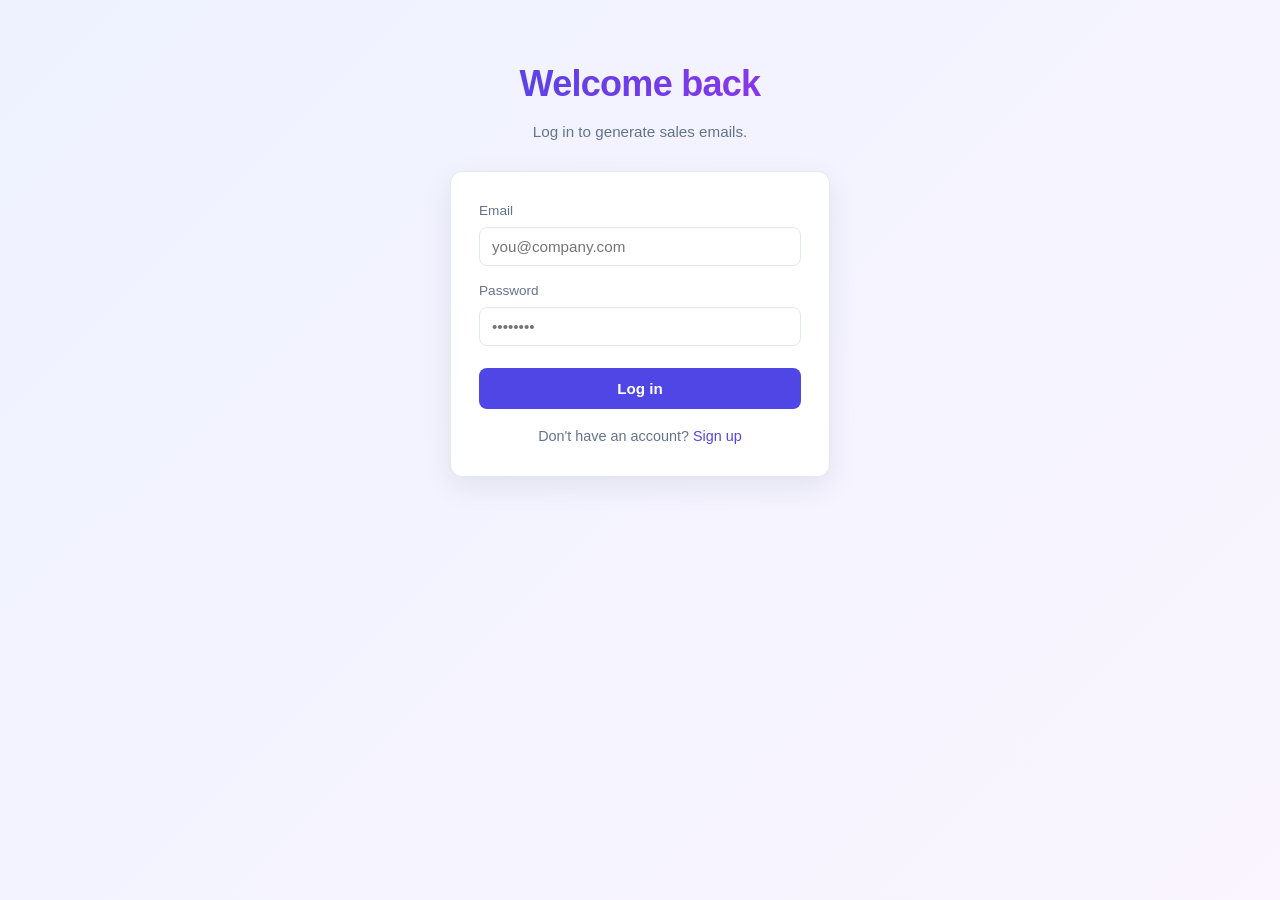
<file: frontend/index.html>
<!DOCTYPE html>
<html lang="en">
<head>
    <meta charset="UTF-8" />
    <meta name="viewport" content="width=device-width, initial-scale=1.0" />
    <title>AI Sales Email Generator</title>
    <link rel="stylesheet" href="style.css" />
</head>
<body>

<script src="config.js"></script>
<script src="auth.js"></script>
<script>if (!requireAuth()) { /* redirected to login */ }</script>

<main class="app">
    <nav class="topbar">
        <span class="brand">AI Email Generator</span>
        <div class="topbar-right">
            <span class="user-email" id="user-email"></span>
            <a href="profile.html" class="ghost">Profile</a>
            <button class="ghost" onclick="logout()">Log out</button>
        </div>
    </nav>

    <header class="hero">
        <h1>Laxmikant’s Smart Sales Email Generator</h1>
        <p class="subtitle">Professional outreach in seconds — private, local, and AI-powered.</p>
    </header>

    <section class="card" id="form-card">
        <h2>Tell us about your email</h2>

        <div class="field">
            <label for="product">Product</label>
            <input id="product" type="text" placeholder="e.g. Reusable water bottle" autocomplete="off" />
        </div>

        <div class="field">
            <label for="audience">Target audience</label>
            <input id="audience" type="text" placeholder="e.g. Remote workers, CTOs, small business owners" autocomplete="off" />
        </div>

        <div class="grid">
            <div class="field">
                <label for="tone">Tone</label>
                <select id="tone">
                    <option value="professional">Professional</option>
                    <option value="friendly">Friendly</option>
                    <option value="persuasive">Persuasive</option>
                </select>
            </div>

            <div class="field">
                <label for="length">Length</label>
                <select id="length">
                    <option value="short">Short</option>
                    <option value="medium" selected>Medium</option>
                    <option value="long">Long</option>
                </select>
            </div>
        </div>

        <div class="button-row">
            <button id="generate-btn" class="primary" onclick="generateEmail()">
                <span class="btn-label">Generate Email</span>
                <span class="spinner" aria-hidden="true"></span>
            </button>
            <button id="subjects-btn" class="secondary" onclick="generateSubjects()">
                <span class="btn-label">Brainstorm subject lines</span>
                <span class="spinner dark" aria-hidden="true"></span>
            </button>
        </div>
    </section>

    <section class="card subjects-card" id="subjects-card" hidden>
        <div class="result-header">
            <h2>Subject line ideas</h2>
            <button class="ghost" onclick="hideSubjects()">Close</button>
        </div>
        <ol class="subjects-list" id="subjects-list"></ol>
    </section>

    <section class="card" id="improver-card">
        <h2>Already have a draft? Polish it.</h2>
        <div class="field">
            <label for="draft">Your draft email</label>
            <textarea id="draft" rows="6" maxlength="5000" placeholder="Paste your existing draft here — the improver will tighten it, fix tone, and add a clear CTA."></textarea>
        </div>
        <div class="grid">
            <div class="field">
                <label for="improve-tone">Target tone <span class="optional">(optional)</span></label>
                <select id="improve-tone">
                    <option value="">Keep original tone</option>
                    <option value="professional">Professional</option>
                    <option value="friendly">Friendly</option>
                    <option value="persuasive">Persuasive</option>
                </select>
            </div>
            <div class="field align-end">
                <button class="secondary" id="improve-btn" onclick="improveEmail()">
                    <span class="btn-label">Improve email</span>
                    <span class="spinner dark" aria-hidden="true"></span>
                </button>
            </div>
        </div>
    </section>

    <section class="card followup-card" id="followup-card" hidden>
        <div class="result-header">
            <h2>Follow up</h2>
            <button class="ghost" onclick="hideFollowUp()">Cancel</button>
        </div>
        <p class="followup-context" id="followup-context"></p>
        <div class="grid">
            <div class="field">
                <label for="followup-days">Days since original</label>
                <input id="followup-days" type="number" min="0" max="365" value="5" />
            </div>
            <div class="field">
                <label for="followup-note">Anything new? <span class="optional">(optional)</span></label>
                <input id="followup-note" type="text" maxlength="500" placeholder="e.g. We just launched a new pricing tier" />
            </div>
        </div>
        <button class="primary" id="followup-btn" onclick="submitFollowUp()">
            <span class="btn-label">Generate follow-up</span>
            <span class="spinner" aria-hidden="true"></span>
        </button>
    </section>

    <section class="card result-card" id="result-card" hidden>
        <div class="result-header">
            <h2>Generated email <span class="editable-hint">— click any section to edit</span></h2>
            <button class="ghost" id="copy-all-btn" onclick="copyAll()">Copy all</button>
        </div>

        <div class="send-bar">
            <div class="field send-to-field">
                <label for="send-to">Send to</label>
                <input id="send-to" type="email" placeholder="recipient@example.com" autocomplete="email" />
            </div>
            <div class="send-actions">
                <button class="secondary" onclick="openInGmail()">Open in Gmail</button>
                <button class="ghost" onclick="openInDefault()">Default email</button>
                <button class="ghost" id="save-edits-btn" onclick="saveEdits()" hidden>Save edits</button>
            </div>
        </div>

        <div class="email-section">
            <div class="section-head">
                <span class="label">Subject</span>
                <button class="copy-btn" data-target="out-subject">Copy</button>
            </div>
            <div class="section-body subject editable" id="out-subject" contenteditable="true" spellcheck="true"></div>
        </div>

        <div class="email-section">
            <div class="section-head">
                <span class="label">Body</span>
                <button class="copy-btn" data-target="out-body">Copy</button>
            </div>
            <div class="section-body editable" id="out-body" contenteditable="true" spellcheck="true"></div>
        </div>

        <div class="email-section">
            <div class="section-head">
                <span class="label">Call to action</span>
                <button class="copy-btn" data-target="out-cta">Copy</button>
            </div>
            <div class="section-body editable" id="out-cta" contenteditable="true" spellcheck="true"></div>
        </div>
    </section>

    <section class="card error-card" id="error-card" hidden>
        <div class="error-icon" aria-hidden="true">!</div>
        <div>
            <h3>Something went wrong</h3>
            <p id="error-message"></p>
        </div>
    </section>

    <section class="card" id="history-card">
        <div class="result-header">
            <h2>Your recent emails</h2>
            <button class="ghost" onclick="loadHistory()">Refresh</button>
        </div>
        <div id="history-list" class="history-list">
            <p class="history-empty">Loading…</p>
        </div>
    </section>
</main>

<script src="script.js" defer></script>

</body>
</html>
</file>
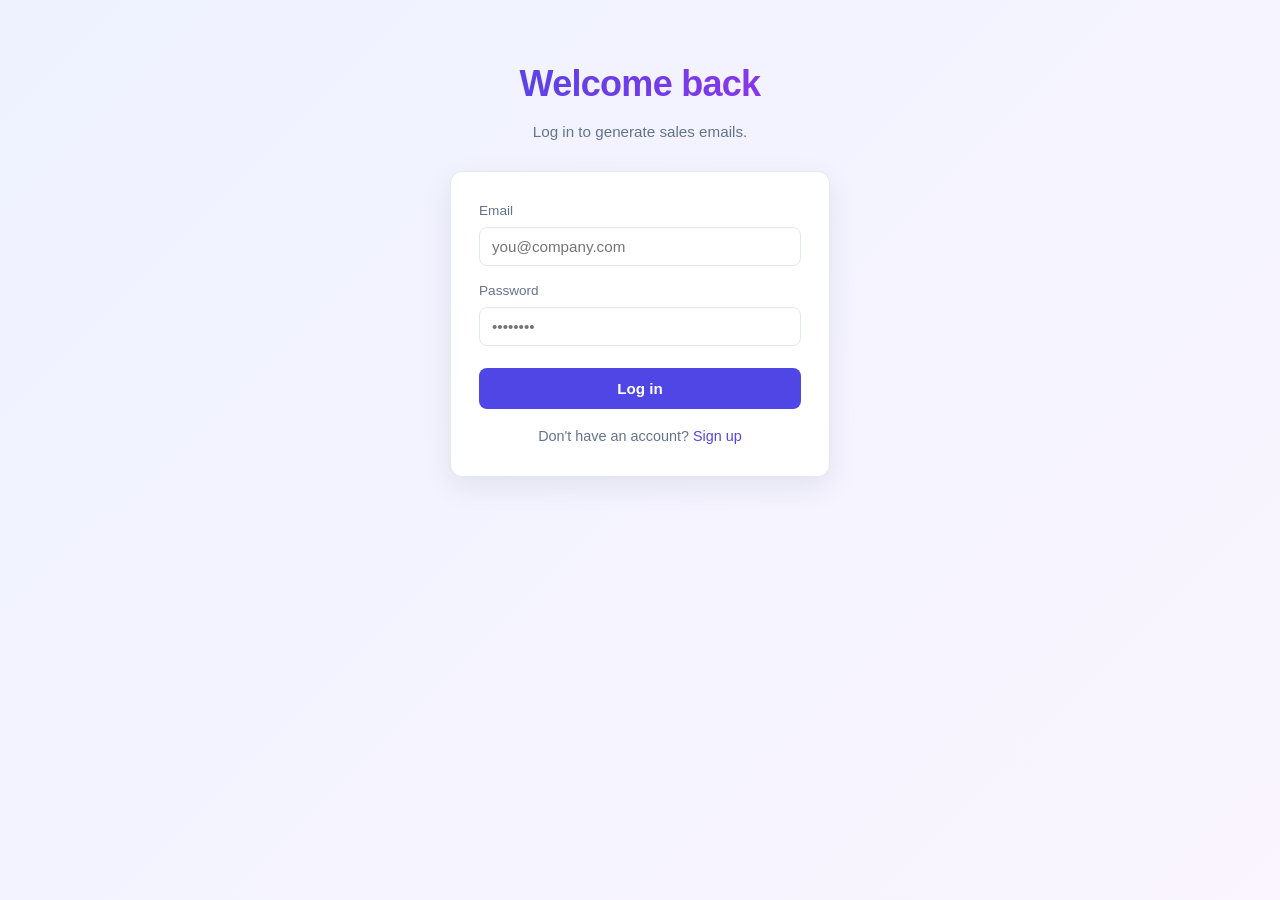
<file: frontend/login.html>
<!DOCTYPE html>
<html lang="en">
<head>
    <meta charset="UTF-8" />
    <meta name="viewport" content="width=device-width, initial-scale=1.0" />
    <title>Log in — AI Sales Email Generator</title>
    <link rel="stylesheet" href="style.css" />
</head>
<body>

<main class="app auth-app">
    <header class="hero">
        <h1>Welcome back</h1>
        <p class="subtitle">Log in to generate sales emails.</p>
    </header>

    <section class="card auth-card">
        <form id="login-form" autocomplete="on">
            <div class="field">
                <label for="email">Email</label>
                <input id="email" type="email" required autocomplete="email" placeholder="you@company.com" />
            </div>

            <div class="field">
                <label for="password">Password</label>
                <input id="password" type="password" required autocomplete="current-password" placeholder="••••••••" />
            </div>

            <button type="submit" class="primary" id="submit-btn">
                <span class="btn-label">Log in</span>
                <span class="spinner" aria-hidden="true"></span>
            </button>

            <p id="form-error" class="form-error" hidden></p>
        </form>

        <p class="auth-switch">
            Don't have an account? <a href="signup.html">Sign up</a>
        </p>
    </section>
</main>

<script src="config.js"></script>
<script src="auth.js"></script>
<script>
    redirectIfAuthenticated();

    const form = document.getElementById("login-form");
    const btn = document.getElementById("submit-btn");
    const errorEl = document.getElementById("form-error");

    form.addEventListener("submit", async (e) => {
        e.preventDefault();
        errorEl.hidden = true;
        btn.disabled = true;
        btn.classList.add("loading");
        btn.querySelector(".btn-label").textContent = "Logging in";

        try {
            const response = await fetch(`${API_BASE}/login`, {
                method: "POST",
                headers: { "Content-Type": "application/json" },
                body: JSON.stringify({
                    email: document.getElementById("email").value.trim(),
                    password: document.getElementById("password").value,
                }),
            });
            const data = await response.json().catch(() => ({}));

            if (!response.ok) {
                errorEl.textContent = data.detail || `Login failed (${response.status}).`;
                errorEl.hidden = false;
                return;
            }

            setAuth(data.access_token, data.email);
            window.location.href = "index.html";
        } catch (err) {
            errorEl.textContent = `Network error: ${err.message}. Is the backend running?`;
            errorEl.hidden = false;
        } finally {
            btn.disabled = false;
            btn.classList.remove("loading");
            btn.querySelector(".btn-label").textContent = "Log in";
        }
    });
</script>

</body>
</html>
</file>
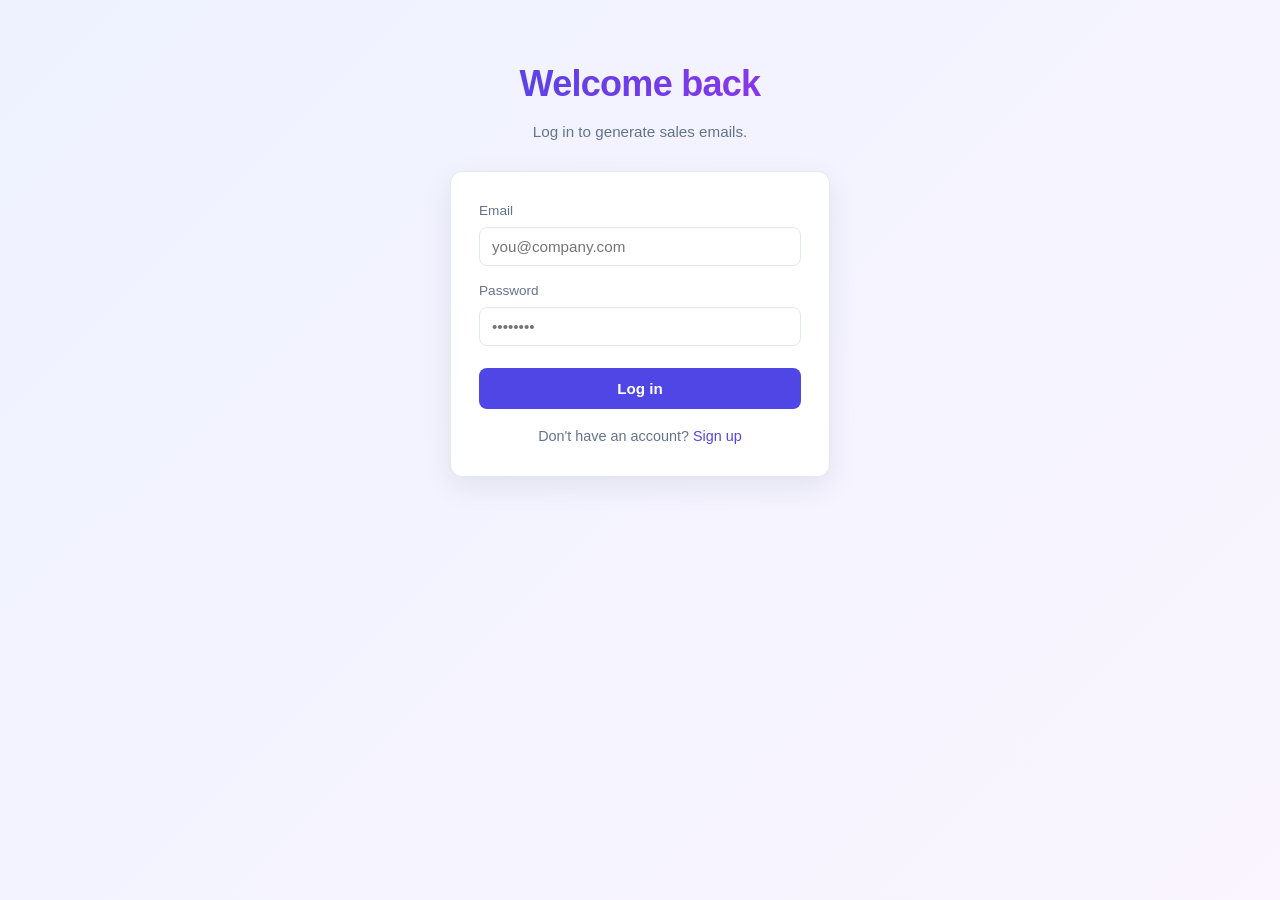
<file: frontend/profile.html>
<!DOCTYPE html>
<html lang="en">
<head>
    <meta charset="UTF-8" />
    <meta name="viewport" content="width=device-width, initial-scale=1.0" />
    <title>Profile — AI Sales Email Generator</title>
    <link rel="stylesheet" href="style.css" />
</head>
<body>

<script src="config.js"></script>
<script src="auth.js"></script>
<script>if (!requireAuth()) { /* redirected */ }</script>

<main class="app auth-app">
    <nav class="topbar">
        <span class="brand">AI Email Generator</span>
        <div class="topbar-right">
            <a href="index.html" class="ghost">← Back</a>
            <button class="ghost" onclick="logout()">Log out</button>
        </div>
    </nav>

    <header class="hero">
        <h1>Your profile</h1>
        <p class="subtitle">Update your account details or password.</p>
    </header>

    <section class="card">
        <h2>Account details</h2>
        <form id="profile-form" autocomplete="on">
            <div class="grid">
                <div class="field">
                    <label for="first_name">First name</label>
                    <input id="first_name" type="text" required autocomplete="given-name" />
                </div>
                <div class="field">
                    <label for="last_name">Last name</label>
                    <input id="last_name" type="text" required autocomplete="family-name" />
                </div>
            </div>

            <div class="field">
                <label>Email</label>
                <input id="email_display" type="email" disabled />
                <small class="optional">Email can't be changed.</small>
            </div>

            <div class="grid">
                <div class="field">
                    <label for="company">Company</label>
                    <input id="company" type="text" autocomplete="organization" />
                </div>
                <div class="field">
                    <label for="role">Role</label>
                    <input id="role" type="text" autocomplete="organization-title" />
                </div>
            </div>

            <button type="submit" class="primary" id="profile-btn">
                <span class="btn-label">Save changes</span>
                <span class="spinner" aria-hidden="true"></span>
            </button>
            <p id="profile-msg" class="form-msg" hidden></p>
        </form>
    </section>

    <section class="card">
        <h2>Change password</h2>
        <form id="password-form" autocomplete="off">
            <div class="field">
                <label for="current_password">Current password</label>
                <input id="current_password" type="password" required autocomplete="current-password" />
            </div>
            <div class="field">
                <label for="new_password">New password</label>
                <input id="new_password" type="password" required minlength="8" autocomplete="new-password" placeholder="At least 8 characters" />
            </div>

            <button type="submit" class="primary" id="password-btn">
                <span class="btn-label">Update password</span>
                <span class="spinner" aria-hidden="true"></span>
            </button>
            <p id="password-msg" class="form-msg" hidden></p>
        </form>
    </section>
</main>

<script>
function showMsg(el, text, isError) {
    el.textContent = text;
    el.className = "form-msg" + (isError ? " form-error" : " form-success");
    el.hidden = false;
}

async function loadProfile() {
    try {
        const res = await apiFetch("/me");
        if (!res.ok) return;
        const data = await res.json();
        document.getElementById("first_name").value = data.first_name || "";
        document.getElementById("last_name").value = data.last_name || "";
        document.getElementById("email_display").value = data.email || "";
        document.getElementById("company").value = data.company || "";
        document.getElementById("role").value = data.role || "";
    } catch { /* redirected on 401 */ }
}

document.getElementById("profile-form").addEventListener("submit", async (e) => {
    e.preventDefault();
    const btn = document.getElementById("profile-btn");
    const msg = document.getElementById("profile-msg");
    msg.hidden = true;
    btn.disabled = true;
    btn.classList.add("loading");
    btn.querySelector(".btn-label").textContent = "Saving";

    try {
        const res = await apiFetch("/me", {
            method: "PATCH",
            body: JSON.stringify({
                first_name: document.getElementById("first_name").value.trim(),
                last_name: document.getElementById("last_name").value.trim(),
                company: document.getElementById("company").value.trim(),
                role: document.getElementById("role").value.trim(),
            }),
        });
        const data = await res.json().catch(() => ({}));
        if (!res.ok) {
            showMsg(msg, data.detail || `Update failed (${res.status})`, true);
            return;
        }
        showMsg(msg, "Profile updated.", false);
    } catch (err) {
        showMsg(msg, `Network error: ${err.message}`, true);
    } finally {
        btn.disabled = false;
        btn.classList.remove("loading");
        btn.querySelector(".btn-label").textContent = "Save changes";
    }
});

document.getElementById("password-form").addEventListener("submit", async (e) => {
    e.preventDefault();
    const btn = document.getElementById("password-btn");
    const msg = document.getElementById("password-msg");
    const current = document.getElementById("current_password");
    const next = document.getElementById("new_password");
    msg.hidden = true;
    btn.disabled = true;
    btn.classList.add("loading");
    btn.querySelector(".btn-label").textContent = "Updating";

    try {
        const res = await apiFetch("/change-password", {
            method: "POST",
            body: JSON.stringify({
                current_password: current.value,
                new_password: next.value,
            }),
        });
        if (res.status === 204) {
            showMsg(msg, "Password updated.", false);
            current.value = "";
            next.value = "";
            return;
        }
        const data = await res.json().catch(() => ({}));
        showMsg(msg, data.detail || `Update failed (${res.status})`, true);
    } catch (err) {
        showMsg(msg, `Network error: ${err.message}`, true);
    } finally {
        btn.disabled = false;
        btn.classList.remove("loading");
        btn.querySelector(".btn-label").textContent = "Update password";
    }
});

loadProfile();
</script>

</body>
</html>
</file>
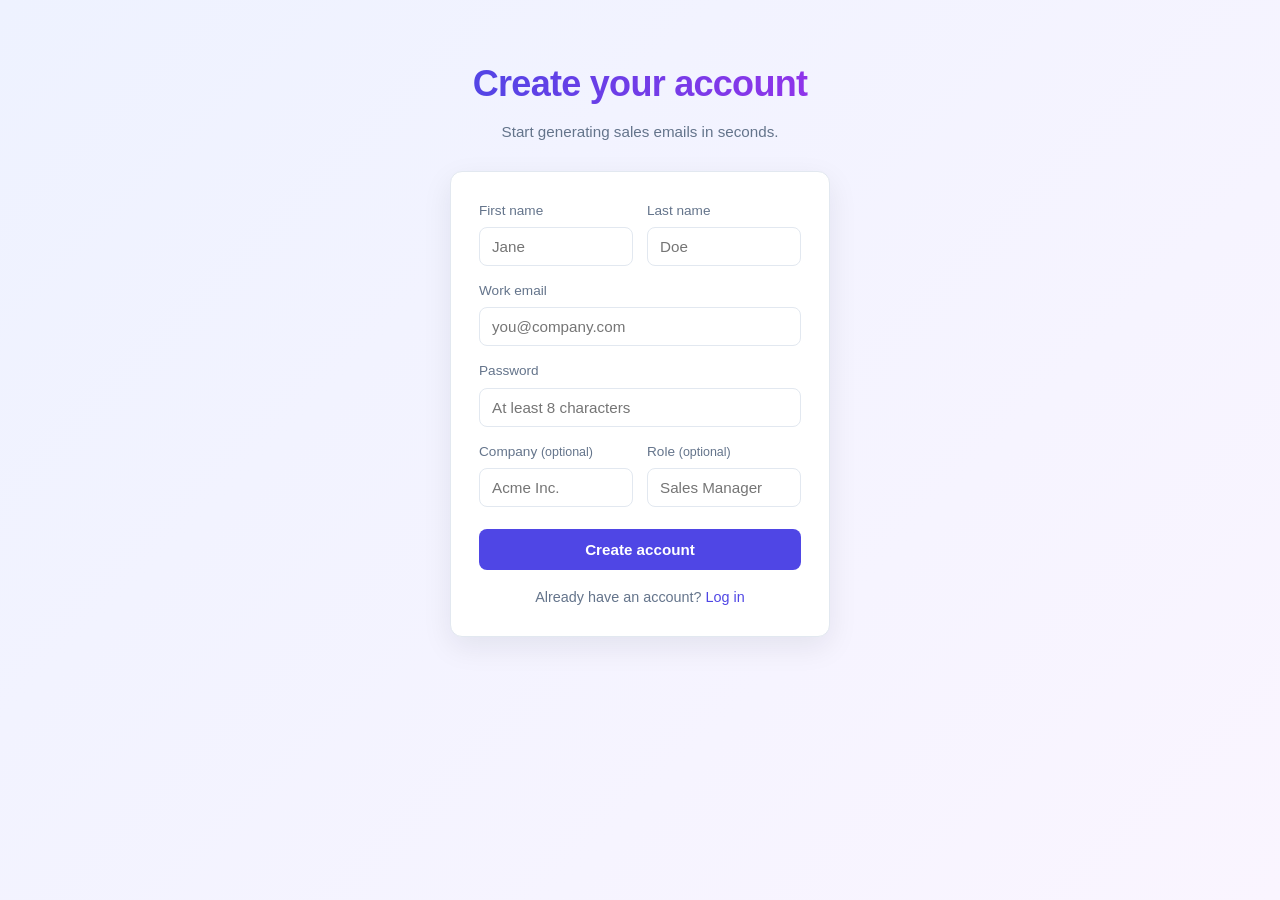
<file: frontend/signup.html>
<!DOCTYPE html>
<html lang="en">
<head>
    <meta charset="UTF-8" />
    <meta name="viewport" content="width=device-width, initial-scale=1.0" />
    <title>Sign up — AI Sales Email Generator</title>
    <link rel="stylesheet" href="style.css" />
</head>
<body>

<main class="app auth-app">
    <header class="hero">
        <h1>Create your account</h1>
        <p class="subtitle">Start generating sales emails in seconds.</p>
    </header>

    <section class="card auth-card">
        <form id="signup-form" autocomplete="on">
            <div class="grid">
                <div class="field">
                    <label for="first_name">First name</label>
                    <input id="first_name" type="text" required autocomplete="given-name" placeholder="Jane" />
                </div>
                <div class="field">
                    <label for="last_name">Last name</label>
                    <input id="last_name" type="text" required autocomplete="family-name" placeholder="Doe" />
                </div>
            </div>

            <div class="field">
                <label for="email">Work email</label>
                <input id="email" type="email" required autocomplete="email" placeholder="you@company.com" />
            </div>

            <div class="field">
                <label for="password">Password</label>
                <input id="password" type="password" required autocomplete="new-password" minlength="8" placeholder="At least 8 characters" />
            </div>

            <div class="grid">
                <div class="field">
                    <label for="company">Company <span class="optional">(optional)</span></label>
                    <input id="company" type="text" autocomplete="organization" placeholder="Acme Inc." />
                </div>
                <div class="field">
                    <label for="role">Role <span class="optional">(optional)</span></label>
                    <input id="role" type="text" autocomplete="organization-title" placeholder="Sales Manager" />
                </div>
            </div>

            <button type="submit" class="primary" id="submit-btn">
                <span class="btn-label">Create account</span>
                <span class="spinner" aria-hidden="true"></span>
            </button>

            <p id="form-error" class="form-error" hidden></p>
        </form>

        <p class="auth-switch">
            Already have an account? <a href="login.html">Log in</a>
        </p>
    </section>
</main>

<script src="config.js"></script>
<script src="auth.js"></script>
<script>
    redirectIfAuthenticated();

    const form = document.getElementById("signup-form");
    const btn = document.getElementById("submit-btn");
    const errorEl = document.getElementById("form-error");

    form.addEventListener("submit", async (e) => {
        e.preventDefault();
        errorEl.hidden = true;
        btn.disabled = true;
        btn.classList.add("loading");
        btn.querySelector(".btn-label").textContent = "Creating account";

        try {
            const response = await fetch(`${API_BASE}/signup`, {
                method: "POST",
                headers: { "Content-Type": "application/json" },
                body: JSON.stringify({
                    email: document.getElementById("email").value.trim(),
                    password: document.getElementById("password").value,
                    first_name: document.getElementById("first_name").value.trim(),
                    last_name: document.getElementById("last_name").value.trim(),
                    company: document.getElementById("company").value.trim() || null,
                    role: document.getElementById("role").value.trim() || null,
                }),
            });
            const data = await response.json().catch(() => ({}));

            if (!response.ok) {
                const detail = data.detail;
                errorEl.textContent = typeof detail === "string"
                    ? detail
                    : `Signup failed (${response.status}).`;
                errorEl.hidden = false;
                return;
            }

            setAuth(data.access_token, data.email);
            window.location.href = "index.html";
        } catch (err) {
            errorEl.textContent = `Network error: ${err.message}. Is the backend running?`;
            errorEl.hidden = false;
        } finally {
            btn.disabled = false;
            btn.classList.remove("loading");
            btn.querySelector(".btn-label").textContent = "Create account";
        }
    });
</script>

</body>
</html>
</file>
<file: frontend/style.css>
:root {
    --bg-start: #eef2ff;
    --bg-end: #faf5ff;
    --surface: #ffffff;
    --text: #0f172a;
    --text-muted: #64748b;
    --border: #e2e8f0;
    --primary: #4f46e5;
    --primary-hover: #4338ca;
    --primary-soft: #eef2ff;
    --success: #10b981;
    --error-bg: #fef2f2;
    --error-border: #fecaca;
    --error-text: #b91c1c;
    --radius: 12px;
    --shadow-md: 0 10px 30px rgba(15, 23, 42, 0.08);
}

* { box-sizing: border-box; }

html, body {
    margin: 0;
    padding: 0;
    min-height: 100%;
}

body {
    font-family: -apple-system, BlinkMacSystemFont, "Segoe UI", Roboto,
                 "Helvetica Neue", Arial, sans-serif;
    color: var(--text);
    background: linear-gradient(135deg, var(--bg-start) 0%, var(--bg-end) 100%);
    line-height: 1.55;
    -webkit-font-smoothing: antialiased;
}

.app {
    max-width: 720px;
    margin: 0 auto;
    padding: 48px 20px 80px;
    display: flex;
    flex-direction: column;
    gap: 24px;
}

.hero {
    text-align: center;
    padding: 8px 0 4px;
}

.hero h1 {
    margin: 0 0 8px;
    font-size: clamp(1.75rem, 4vw, 2.25rem);
    font-weight: 700;
    letter-spacing: -0.02em;
    background: linear-gradient(90deg, #4f46e5, #9333ea);
    -webkit-background-clip: text;
    background-clip: text;
    color: transparent;
}

.subtitle {
    margin: 0;
    color: var(--text-muted);
    font-size: 0.95rem;
}

.card {
    background: var(--surface);
    border: 1px solid var(--border);
    border-radius: var(--radius);
    padding: 24px;
    box-shadow: var(--shadow-md);
}

.card h2 {
    margin: 0 0 16px;
    font-size: 1.1rem;
    font-weight: 600;
}

.field {
    display: flex;
    flex-direction: column;
    gap: 6px;
    margin-bottom: 14px;
}

.field label {
    font-size: 0.85rem;
    font-weight: 500;
    color: var(--text-muted);
}

.field input,
.field select {
    width: 100%;
    padding: 10px 12px;
    font-size: 0.95rem;
    font-family: inherit;
    color: var(--text);
    background: #fff;
    border: 1px solid var(--border);
    border-radius: 8px;
    outline: none;
    transition: border-color 0.15s, box-shadow 0.15s;
}

.field input:focus,
.field select:focus {
    border-color: var(--primary);
    box-shadow: 0 0 0 3px rgba(79, 70, 229, 0.15);
}

.grid {
    display: grid;
    grid-template-columns: 1fr 1fr;
    gap: 14px;
}

button {
    cursor: pointer;
    font-family: inherit;
}

.primary {
    margin-top: 8px;
    width: 100%;
    padding: 12px 18px;
    font-size: 0.95rem;
    font-weight: 600;
    color: #fff;
    background: var(--primary);
    border: none;
    border-radius: 8px;
    display: inline-flex;
    align-items: center;
    justify-content: center;
    gap: 10px;
    transition: background 0.15s, transform 0.05s;
}

.primary:hover:not(:disabled) { background: var(--primary-hover); }
.primary:active:not(:disabled) { transform: translateY(1px); }
.primary:disabled { opacity: 0.7; cursor: not-allowed; }

.button-row {
    display: flex;
    gap: 10px;
    margin-top: 8px;
    flex-wrap: wrap;
}

.button-row .primary { margin-top: 0; flex: 1 1 220px; }

.secondary {
    padding: 12px 18px;
    font-size: 0.95rem;
    font-weight: 600;
    color: var(--primary);
    background: var(--primary-soft);
    border: 1px solid transparent;
    border-radius: 8px;
    flex: 1 1 220px;
    display: inline-flex;
    align-items: center;
    justify-content: center;
    gap: 10px;
    transition: background 0.15s, border-color 0.15s;
}

.secondary:hover:not(:disabled) {
    background: #e0e7ff;
    border-color: var(--primary);
}

.secondary:disabled { opacity: 0.7; cursor: not-allowed; }
.secondary.loading .btn-label::after { content: "…"; }
.secondary.loading .spinner { display: inline-block; }

.spinner.dark {
    border-color: rgba(79, 70, 229, 0.25);
    border-top-color: var(--primary);
}

.spinner {
    width: 16px;
    height: 16px;
    border: 2px solid rgba(255, 255, 255, 0.4);
    border-top-color: #fff;
    border-radius: 50%;
    animation: spin 0.8s linear infinite;
    display: none;
}

.primary.loading .spinner { display: inline-block; }
.primary.loading .btn-label::after { content: "…"; }

@keyframes spin {
    to { transform: rotate(360deg); }
}

.ghost {
    padding: 6px 12px;
    font-size: 0.85rem;
    font-weight: 500;
    color: var(--primary);
    background: var(--primary-soft);
    border: 1px solid transparent;
    border-radius: 6px;
    transition: background 0.15s;
}

.ghost:hover { background: #e0e7ff; }
.ghost.copied { color: var(--success); background: #ecfdf5; }

.result-card { animation: fade-in 0.25s ease-out; }

.result-header {
    display: flex;
    justify-content: space-between;
    align-items: center;
    margin-bottom: 16px;
}

.result-header h2 { margin: 0; }

.email-section {
    padding: 14px 0;
    border-top: 1px solid var(--border);
}

.email-section:first-of-type { border-top: none; padding-top: 4px; }

.section-head {
    display: flex;
    justify-content: space-between;
    align-items: center;
    margin-bottom: 8px;
}

.label {
    font-size: 0.75rem;
    font-weight: 600;
    text-transform: uppercase;
    letter-spacing: 0.08em;
    color: var(--text-muted);
}

.copy-btn {
    padding: 4px 10px;
    font-size: 0.8rem;
    color: var(--text-muted);
    background: transparent;
    border: 1px solid var(--border);
    border-radius: 6px;
    transition: all 0.15s;
}

.copy-btn:hover {
    color: var(--primary);
    border-color: var(--primary);
}

.copy-btn.copied {
    color: var(--success);
    border-color: var(--success);
}

.section-body {
    white-space: pre-wrap;
    word-wrap: break-word;
    font-size: 0.95rem;
    color: var(--text);
}

.section-body.subject {
    font-size: 1.05rem;
    font-weight: 600;
}

.editable {
    padding: 8px 10px;
    margin: 0 -10px;
    border-radius: 6px;
    transition: background 0.15s, outline 0.15s;
    outline: 1px solid transparent;
}

.editable:hover {
    background: #fafbff;
}

.editable:focus {
    outline: 2px solid var(--primary);
    background: #fff;
}

.editable-hint {
    font-weight: 400;
    font-size: 0.8rem;
    color: var(--text-muted);
}

.send-bar {
    display: flex;
    gap: 12px;
    align-items: flex-end;
    flex-wrap: wrap;
    margin-bottom: 16px;
    padding: 14px;
    background: #fafbff;
    border: 1px solid var(--border);
    border-radius: 8px;
}

.send-to-field {
    flex: 1 1 240px;
    margin: 0;
}

.send-actions {
    display: flex;
    gap: 8px;
    flex-wrap: wrap;
}

.send-actions .secondary,
.send-actions .ghost {
    padding: 10px 14px;
    font-size: 0.9rem;
    margin: 0;
    flex: 0 0 auto;
}

.section-body:empty::before {
    content: "(not provided)";
    color: var(--text-muted);
    font-style: italic;
}

.error-card {
    display: flex;
    align-items: flex-start;
    gap: 14px;
    background: var(--error-bg);
    border-color: var(--error-border);
}

.error-icon {
    flex-shrink: 0;
    width: 32px;
    height: 32px;
    border-radius: 50%;
    background: var(--error-text);
    color: #fff;
    font-weight: 700;
    display: flex;
    align-items: center;
    justify-content: center;
}

.error-card h3 {
    margin: 0 0 4px;
    font-size: 1rem;
    color: var(--error-text);
}

.error-card p {
    margin: 0;
    color: var(--error-text);
    font-size: 0.9rem;
    word-break: break-word;
}

@keyframes fade-in {
    from { opacity: 0; transform: translateY(6px); }
    to { opacity: 1; transform: translateY(0); }
}

.topbar {
    display: flex;
    justify-content: space-between;
    align-items: center;
    padding: 10px 14px;
    background: var(--surface);
    border: 1px solid var(--border);
    border-radius: var(--radius);
    box-shadow: var(--shadow-md);
}

.brand {
    font-weight: 600;
    color: var(--text);
    letter-spacing: -0.01em;
}

.topbar-right {
    display: flex;
    align-items: center;
    gap: 10px;
}

.user-email {
    font-size: 0.85rem;
    color: var(--text-muted);
    max-width: 200px;
    overflow: hidden;
    text-overflow: ellipsis;
    white-space: nowrap;
}

.auth-app {
    max-width: 420px;
}

.auth-card {
    padding: 28px;
}

.auth-switch {
    margin: 16px 0 0;
    text-align: center;
    font-size: 0.9rem;
    color: var(--text-muted);
}

.auth-switch a {
    color: var(--primary);
    font-weight: 500;
    text-decoration: none;
}

.auth-switch a:hover { text-decoration: underline; }

.form-error,
.form-msg.form-error {
    margin: 12px 0 0;
    padding: 10px 12px;
    background: var(--error-bg);
    border: 1px solid var(--error-border);
    color: var(--error-text);
    border-radius: 8px;
    font-size: 0.85rem;
    word-break: break-word;
}

.form-msg.form-success {
    margin: 12px 0 0;
    padding: 10px 12px;
    background: #ecfdf5;
    border: 1px solid #a7f3d0;
    color: #065f46;
    border-radius: 8px;
    font-size: 0.85rem;
}

.field textarea {
    width: 100%;
    padding: 10px 12px;
    font-size: 0.95rem;
    font-family: inherit;
    color: var(--text);
    background: #fff;
    border: 1px solid var(--border);
    border-radius: 8px;
    outline: none;
    resize: vertical;
    min-height: 120px;
    transition: border-color 0.15s, box-shadow 0.15s;
}

.field textarea:focus {
    border-color: var(--primary);
    box-shadow: 0 0 0 3px rgba(79, 70, 229, 0.15);
}

.field.align-end {
    align-self: end;
}

.field.align-end .secondary {
    margin-top: 0;
}

.field input:disabled {
    background: #f1f5f9;
    color: var(--text-muted);
    cursor: not-allowed;
}

.optional {
    color: var(--text-muted);
    font-weight: 400;
    font-size: 0.78rem;
}

.history-list {
    display: flex;
    flex-direction: column;
    gap: 8px;
}

.history-empty {
    margin: 0;
    padding: 12px 0;
    color: var(--text-muted);
    font-size: 0.9rem;
    text-align: center;
}

.history-item {
    display: flex;
    align-items: center;
    justify-content: space-between;
    gap: 12px;
    padding: 10px 12px;
    border: 1px solid var(--border);
    border-radius: 8px;
    background: #fafbff;
    transition: border-color 0.15s, background 0.15s;
}

.history-item:hover {
    border-color: var(--primary);
    background: #fff;
}

.history-meta {
    min-width: 0;
    flex: 1;
}

.history-title {
    display: flex;
    align-items: center;
    gap: 8px;
    font-weight: 600;
    color: var(--text);
}

.title-text {
    overflow: hidden;
    text-overflow: ellipsis;
    white-space: nowrap;
    min-width: 0;
}

.badge {
    flex-shrink: 0;
    padding: 2px 8px;
    font-size: 0.7rem;
    font-weight: 600;
    text-transform: uppercase;
    letter-spacing: 0.05em;
    color: var(--primary);
    background: var(--primary-soft);
    border-radius: 999px;
}

.is-followup {
    border-left: 3px solid var(--primary);
}

.followup-card,
.subjects-card {
    animation: fade-in 0.2s ease-out;
}

.subjects-list {
    list-style: none;
    padding: 0;
    margin: 0;
    display: flex;
    flex-direction: column;
    gap: 8px;
    counter-reset: subj;
}

.subject-item {
    counter-increment: subj;
    display: flex;
    align-items: center;
    gap: 12px;
    padding: 12px 14px;
    border: 1px solid var(--border);
    border-radius: 8px;
    background: #fafbff;
    transition: border-color 0.15s, background 0.15s;
}

.subject-item::before {
    content: counter(subj);
    flex-shrink: 0;
    width: 24px;
    height: 24px;
    border-radius: 50%;
    background: var(--primary);
    color: #fff;
    font-size: 0.75rem;
    font-weight: 700;
    display: flex;
    align-items: center;
    justify-content: center;
}

.subject-item:hover { border-color: var(--primary); background: #fff; }

.subject-text {
    flex: 1;
    font-size: 0.95rem;
    color: var(--text);
    word-break: break-word;
}

.followup-context {
    margin: 0 0 14px;
    padding: 10px 12px;
    background: var(--primary-soft);
    border-radius: 8px;
    font-size: 0.9rem;
    color: var(--text);
    word-break: break-word;
}

.history-sub {
    font-size: 0.8rem;
    color: var(--text-muted);
    overflow: hidden;
    text-overflow: ellipsis;
    white-space: nowrap;
}

.history-actions {
    display: flex;
    gap: 6px;
    flex-shrink: 0;
}

.delete-btn {
    color: var(--error-text);
    border-color: var(--error-border);
}

.delete-btn:hover {
    background: var(--error-bg);
    color: var(--error-text);
    border-color: var(--error-text);
}

@media (max-width: 520px) {
    .grid { grid-template-columns: 1fr; }
    .app { padding: 24px 14px 60px; }
    .card { padding: 20px; }
    .user-email { max-width: 120px; }
}
</file>
